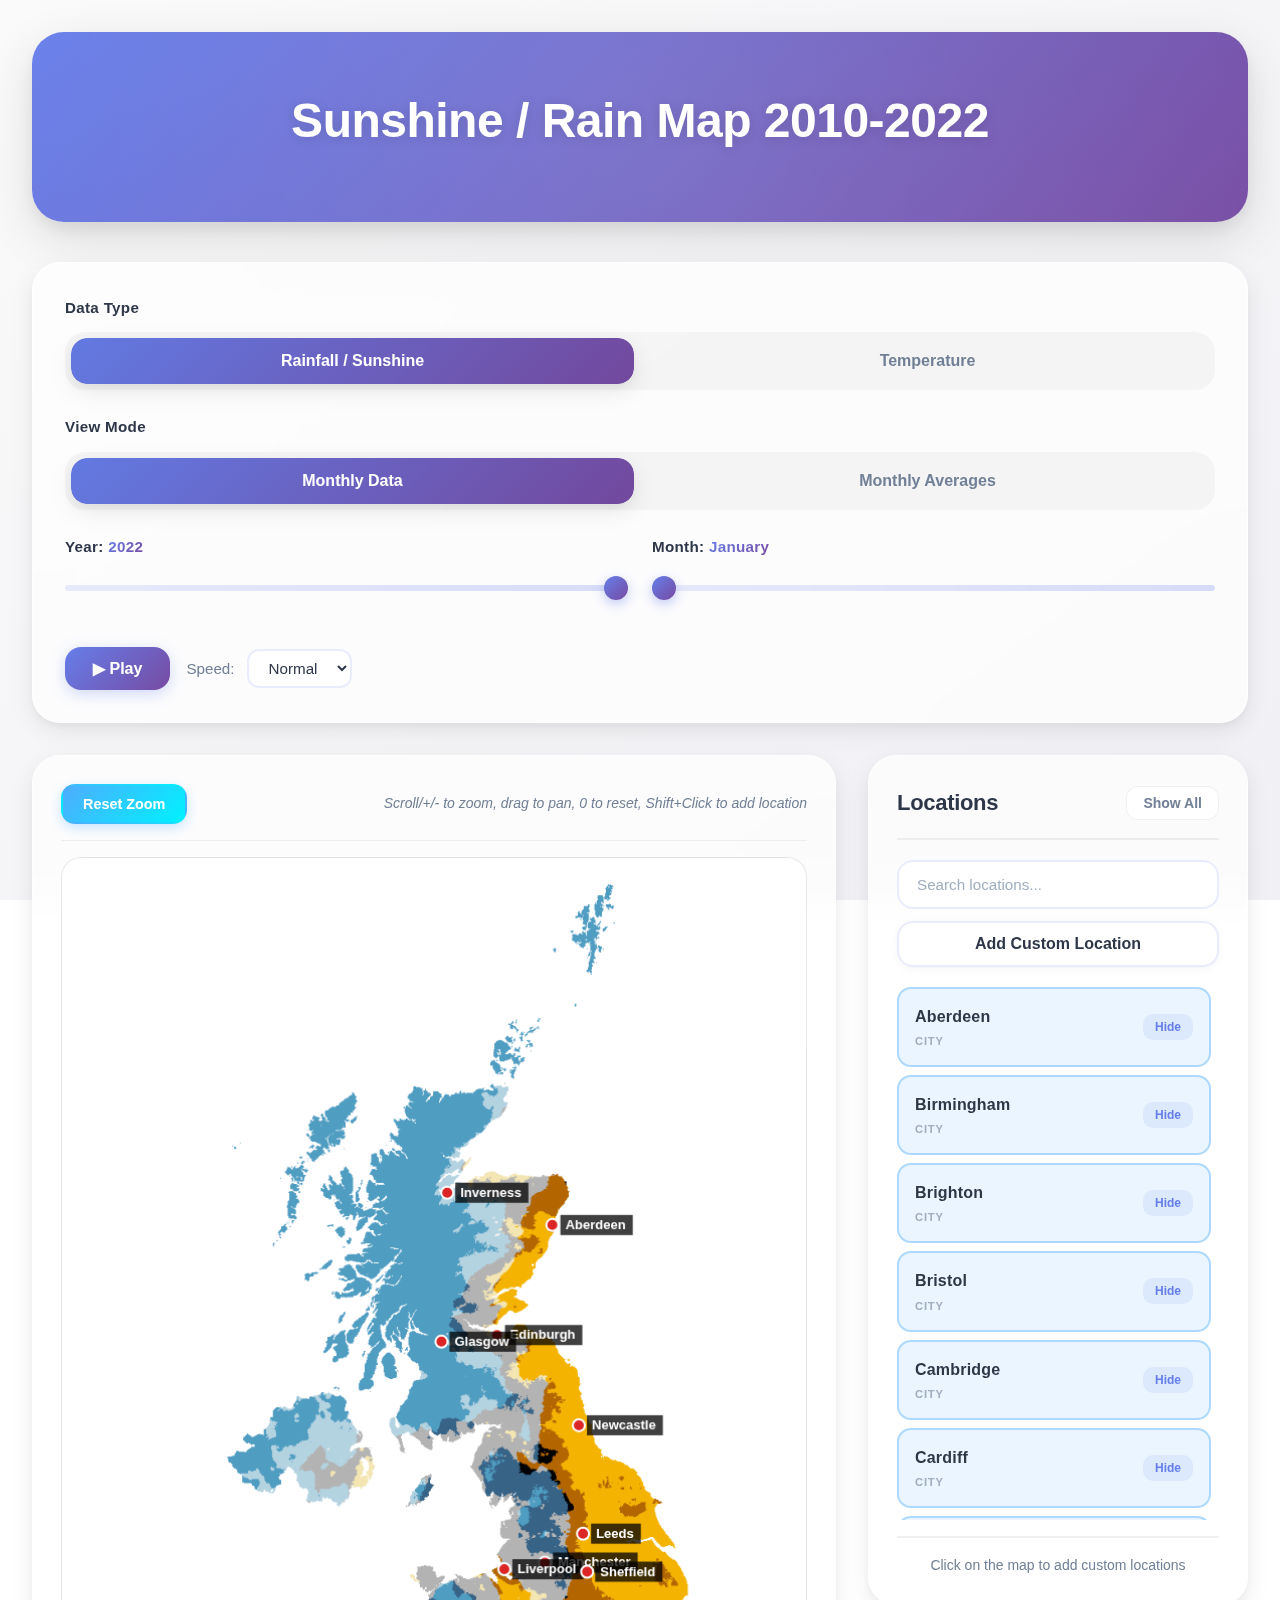
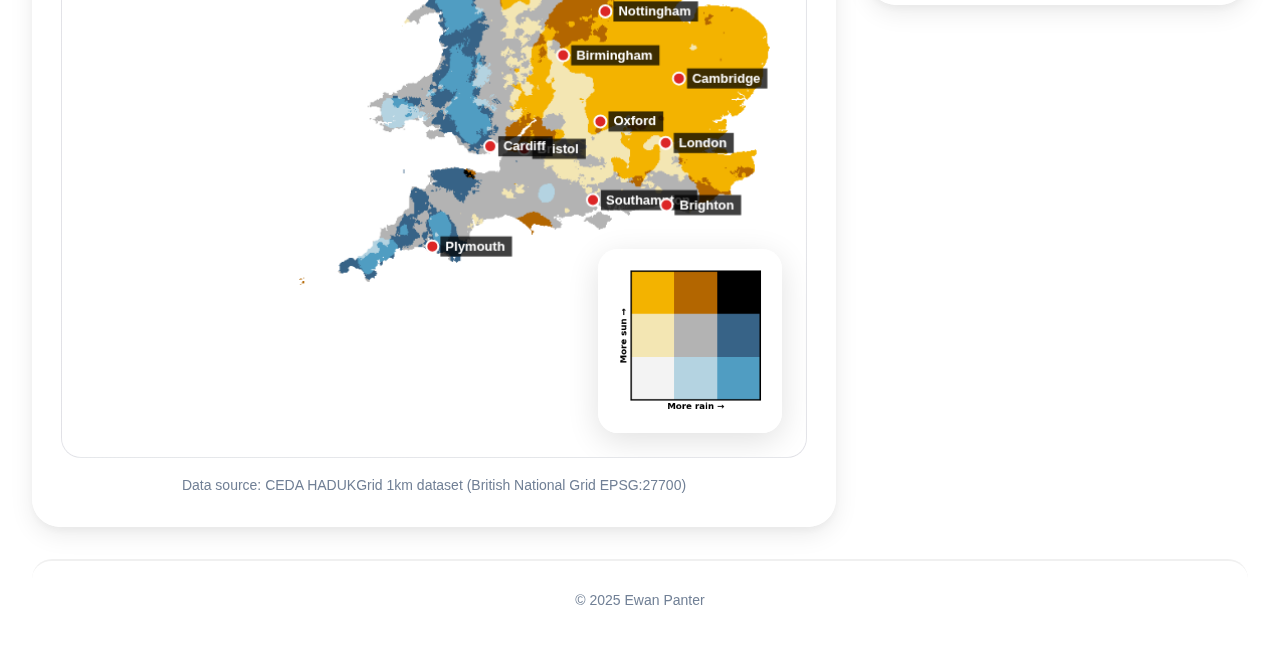
<file: index.html>
<!DOCTYPE html>
<html lang="en">
<head>
    <meta charset="UTF-8">
    <meta name="viewport" content="width=device-width, initial-scale=1.0">
    <title>UK Climate Interactive Viewer</title>
    <link rel="icon" type="image/svg+xml" href="favicon.svg">
    <link rel="stylesheet" href="style.css">
</head>
<body>
    <div class="container">
        <header>
            <h1>Sunshine / Rain Map 2010-2022</h1>
        </header>

        <!-- Main Controls -->
        <div class="controls-panel">
            <!-- Data Type Toggle -->
            <div class="control-group">
                <label class="control-label">Data Type</label>
                <div class="view-toggle">
                    <button id="rainSunBtn" class="toggle-btn active">Rainfall / Sunshine</button>
                    <button id="temperatureBtn" class="toggle-btn">Temperature</button>
                </div>
            </div>

            <!-- View Mode Toggle -->
            <div class="control-group">
                <label class="control-label">View Mode</label>
                <div class="view-toggle">
                    <button id="monthlyBtn" class="toggle-btn active">Monthly Data</button>
                    <button id="averagesBtn" class="toggle-btn">Monthly Averages</button>
                </div>
            </div>

            <!-- Time Controls -->
            <div class="time-controls">
                <div class="control-group year-control">
                    <label for="yearSlider" class="control-label">
                        Year: <span id="yearValue" class="value-display">2022</span>
                    </label>
                    <input type="range" id="yearSlider" class="slider" min="2010" max="2022" value="2022">
                </div>

                <div class="control-group month-control">
                    <label for="monthSlider" class="control-label">
                        Month: <span id="monthValue" class="value-display">January</span>
                    </label>
                    <input type="range" id="monthSlider" class="slider" min="1" max="12" value="1">
                </div>

                <div class="control-group playback-control">
                    <button id="playBtn" class="btn-primary">
                        <span id="playIcon">▶</span> <span id="playText">Play</span>
                    </button>
                    <label class="speed-label">
                        Speed:
                        <select id="speedSelect">
                            <option value="1000">Slow</option>
                            <option value="500" selected>Normal</option>
                            <option value="250">Fast</option>
                        </select>
                    </label>
                </div>
            </div>
        </div>

        <!-- Main Content Area -->
        <div class="content-wrapper">
            <!-- Map Display -->
            <div class="map-section">
                <div class="map-controls">
                    <button id="resetZoomBtn" class="btn-zoom">Reset Zoom</button>
                    <span class="help-hint">Scroll/+/- to zoom, drag to pan, 0 to reset, Shift+Click to add location</span>
                </div>
                <div class="map-container">
                    <canvas id="mapCanvas"></canvas>
                    <div class="legend-container">
                        <img id="legendImg" src="data/key_transparent.png" class="legend" alt="Color Key">
                    </div>
                    <div id="coordsDisplay" class="coords-display"></div>
                </div>
                <div class="map-info">
                    <p class="data-source">Data source: CEDA HADUKGrid 1km dataset (British National Grid EPSG:27700)</p>
                </div>
            </div>

            <!-- Location Panel -->
            <div class="locations-panel">
                <div class="panel-header">
                    <h3>Locations</h3>
                    <button id="toggleAllLocations" class="btn-small">Show All</button>
                </div>

                <div class="location-controls">
                    <input
                        type="text"
                        id="locationSearch"
                        class="search-input"
                        placeholder="Search locations...">
                    <button id="addCustomBtn" class="btn-secondary">Add Custom Location</button>
                </div>

                <div id="locationList" class="location-list"></div>

                <div class="panel-footer">
                    <p class="help-text">Click on the map to add custom locations</p>
                </div>
            </div>
        </div>

        <!-- Instructions Modal (Hidden by default) -->
        <div id="customLocationModal" class="modal">
            <div class="modal-content">
                <h3>Add Custom Location</h3>
                <p>Enter the location details:</p>
                <div class="form-group">
                    <label for="customLocationName">Name:</label>
                    <input type="text" id="customLocationName" placeholder="e.g., My Village">
                </div>
                <div class="form-group">
                    <label for="customLocationX">British National Grid X:</label>
                    <input type="number" id="customLocationX" placeholder="e.g., 530000">
                </div>
                <div class="form-group">
                    <label for="customLocationY">British National Grid Y:</label>
                    <input type="number" id="customLocationY" placeholder="e.g., 180000">
                </div>
                <div class="modal-actions">
                    <button id="saveCustomLocation" class="btn-primary">Save</button>
                    <button id="cancelCustomLocation" class="btn-secondary">Cancel</button>
                </div>
            </div>
        </div>

        <!-- Footer -->
        <footer>
            <p>&copy; 2025 Ewan Panter</p>
        </footer>
    </div>

    <script src="app.js"></script>
</body>
</html>
</file>
<file: style.css>
/* Apple Liquid Design - Global Reset and Base Styles */
* {
    margin: 0;
    padding: 0;
    box-sizing: border-box;
}

:root {
    /* Sophisticated color palette inspired by Apple's design */
    --primary-gradient: linear-gradient(135deg, #667eea 0%, #764ba2 100%);
    --secondary-gradient: linear-gradient(135deg, #f093fb 0%, #f5576c 100%);
    --accent-gradient: linear-gradient(135deg, #4facfe 0%, #00f2fe 100%);
    --neutral-gradient: linear-gradient(135deg, #fdfbfb 0%, #ebedee 100%);

    --primary-color: #667eea;
    --primary-hover: #764ba2;
    --secondary-color: #8b9dc3;
    --accent-color: #4facfe;

    /* Soft, muted backgrounds */
    --background: linear-gradient(to bottom right, #fafafa, #f0f0f5);
    --surface: rgba(255, 255, 255, 0.7);
    --surface-elevated: rgba(255, 255, 255, 0.9);

    /* Borders and dividers */
    --border: rgba(0, 0, 0, 0.06);
    --border-hover: rgba(102, 126, 234, 0.3);

    /* Text colors */
    --text-primary: #2d3748;
    --text-secondary: #718096;
    --text-muted: #a0aec0;

    /* Soft, sophisticated shadows */
    --shadow-sm: 0 2px 8px rgba(0, 0, 0, 0.04), 0 1px 3px rgba(0, 0, 0, 0.02);
    --shadow-md: 0 8px 24px rgba(0, 0, 0, 0.08), 0 4px 8px rgba(0, 0, 0, 0.04);
    --shadow-lg: 0 16px 48px rgba(0, 0, 0, 0.12), 0 8px 16px rgba(0, 0, 0, 0.06);
    --shadow-xl: 0 24px 64px rgba(0, 0, 0, 0.16), 0 12px 24px rgba(0, 0, 0, 0.08);

    /* Blur effects for glassmorphism */
    --blur-sm: blur(8px);
    --blur-md: blur(16px);
    --blur-lg: blur(24px);
}

body {
    font-family: -apple-system, BlinkMacSystemFont, 'SF Pro Display', 'Segoe UI', Roboto, 'Helvetica Neue', Arial, sans-serif;
    background: var(--background);
    background-attachment: fixed;
    color: var(--text-primary);
    line-height: 1.7;
    min-height: 100vh;
    -webkit-font-smoothing: antialiased;
    -moz-osx-font-smoothing: grayscale;
}

/* Container Layout */
.container {
    max-width: 1600px;
    margin: 0 auto;
    padding: 32px;
}

/* Header - Liquid glass effect */
header {
    text-align: center;
    margin-bottom: 40px;
    padding: 48px 32px;
    background: var(--primary-gradient);
    color: white;
    border-radius: 32px;
    box-shadow: var(--shadow-lg);
    position: relative;
    overflow: hidden;
    backdrop-filter: var(--blur-md);
    transition: transform 0.3s ease, box-shadow 0.3s ease;
}

header::before {
    content: '';
    position: absolute;
    top: -50%;
    left: -50%;
    width: 200%;
    height: 200%;
    background: radial-gradient(circle, rgba(255, 255, 255, 0.1) 0%, transparent 70%);
    animation: shimmer 6s ease-in-out infinite;
    pointer-events: none;
}

@keyframes shimmer {
    0%, 100% { transform: translate(0, 0) rotate(0deg); }
    50% { transform: translate(10%, 10%) rotate(5deg); }
}

header:hover {
    transform: translateY(-2px);
    box-shadow: var(--shadow-xl);
}

header h1 {
    font-size: 3rem;
    font-weight: 700;
    margin-bottom: 12px;
    letter-spacing: -0.5px;
    text-shadow: 0 2px 12px rgba(0, 0, 0, 0.15);
}

header .subtitle {
    font-size: 1.125rem;
    opacity: 0.95;
    font-weight: 500;
    letter-spacing: 0.3px;
}

/* Controls Panel - Glass morphism */
.controls-panel {
    background: var(--surface);
    backdrop-filter: var(--blur-lg);
    -webkit-backdrop-filter: var(--blur-lg);
    padding: 32px;
    border-radius: 28px;
    margin-bottom: 32px;
    box-shadow: var(--shadow-md);
    border: 1px solid rgba(255, 255, 255, 0.6);
    transition: all 0.3s cubic-bezier(0.4, 0, 0.2, 1);
}

.controls-panel:hover {
    box-shadow: var(--shadow-lg);
    transform: translateY(-1px);
}

.control-group {
    margin-bottom: 24px;
}

.control-group:last-child {
    margin-bottom: 0;
}

.control-label {
    display: block;
    font-weight: 600;
    margin-bottom: 12px;
    color: var(--text-primary);
    font-size: 0.95rem;
    letter-spacing: 0.3px;
}

.value-display {
    background: var(--primary-gradient);
    -webkit-background-clip: text;
    -webkit-text-fill-color: transparent;
    background-clip: text;
    font-weight: 700;
}

/* View Toggle - Liquid pills */
.view-toggle {
    display: flex;
    gap: 12px;
    padding: 6px;
    background: rgba(0, 0, 0, 0.03);
    border-radius: 20px;
}

.toggle-btn {
    flex: 1;
    padding: 14px 24px;
    border: none;
    background: transparent;
    color: var(--text-secondary);
    border-radius: 16px;
    font-size: 1rem;
    font-weight: 600;
    cursor: pointer;
    transition: all 0.3s cubic-bezier(0.4, 0, 0.2, 1);
    position: relative;
    overflow: hidden;
}

.toggle-btn::before {
    content: '';
    position: absolute;
    top: 0;
    left: 0;
    right: 0;
    bottom: 0;
    background: var(--primary-gradient);
    opacity: 0;
    transition: opacity 0.3s ease;
    border-radius: 16px;
    z-index: -1;
}

.toggle-btn:hover {
    color: var(--primary-color);
    transform: scale(1.02);
}

.toggle-btn.active {
    color: white;
    box-shadow: var(--shadow-md);
}

.toggle-btn.active::before {
    opacity: 1;
}

/* Time Controls */
.time-controls {
    display: grid;
    grid-template-columns: 1fr 1fr;
    gap: 24px;
}

.playback-control {
    grid-column: 1 / -1;
    display: flex;
    gap: 16px;
    align-items: center;
}

/* Slider - Liquid style */
.slider {
    width: 100%;
    height: 6px;
    border-radius: 8px;
    background: linear-gradient(to right, rgba(102, 126, 234, 0.15), rgba(102, 126, 234, 0.25));
    outline: none;
    -webkit-appearance: none;
    position: relative;
}

.slider::-webkit-slider-thumb {
    -webkit-appearance: none;
    appearance: none;
    width: 24px;
    height: 24px;
    border-radius: 50%;
    background: var(--primary-gradient);
    cursor: pointer;
    box-shadow: 0 4px 12px rgba(102, 126, 234, 0.4);
    transition: all 0.2s cubic-bezier(0.4, 0, 0.2, 1);
}

.slider::-moz-range-thumb {
    width: 24px;
    height: 24px;
    border-radius: 50%;
    background: var(--primary-gradient);
    cursor: pointer;
    border: none;
    box-shadow: 0 4px 12px rgba(102, 126, 234, 0.4);
    transition: all 0.2s cubic-bezier(0.4, 0, 0.2, 1);
}

.slider::-webkit-slider-thumb:hover {
    transform: scale(1.15);
    box-shadow: 0 6px 20px rgba(102, 126, 234, 0.5);
}

.slider::-moz-range-thumb:hover {
    transform: scale(1.15);
    box-shadow: 0 6px 20px rgba(102, 126, 234, 0.5);
}

.slider::-webkit-slider-thumb:active {
    transform: scale(1.05);
}

.slider::-moz-range-thumb:active {
    transform: scale(1.05);
}

/* Buttons - Liquid 3D effect */
.btn-primary,
.btn-secondary,
.btn-small {
    padding: 12px 28px;
    border: none;
    border-radius: 16px;
    font-size: 1rem;
    font-weight: 600;
    cursor: pointer;
    transition: all 0.3s cubic-bezier(0.4, 0, 0.2, 1);
    position: relative;
    overflow: hidden;
}

.btn-primary {
    background: var(--primary-gradient);
    color: white;
    box-shadow: 0 4px 16px rgba(102, 126, 234, 0.3);
}

.btn-primary::before {
    content: '';
    position: absolute;
    top: 0;
    left: 0;
    right: 0;
    bottom: 0;
    background: linear-gradient(135deg, rgba(255, 255, 255, 0.2) 0%, transparent 100%);
    opacity: 0;
    transition: opacity 0.3s ease;
}

.btn-primary:hover {
    transform: translateY(-2px);
    box-shadow: 0 8px 24px rgba(102, 126, 234, 0.4);
}

.btn-primary:hover::before {
    opacity: 1;
}

.btn-primary:active {
    transform: translateY(0);
    box-shadow: 0 2px 8px rgba(102, 126, 234, 0.3);
}

.btn-secondary {
    background: var(--surface-elevated);
    backdrop-filter: var(--blur-md);
    -webkit-backdrop-filter: var(--blur-md);
    color: var(--text-primary);
    border: 2px solid rgba(102, 126, 234, 0.15);
    box-shadow: var(--shadow-sm);
}

.btn-secondary:hover {
    border-color: var(--primary-color);
    color: var(--primary-color);
    transform: translateY(-2px);
    box-shadow: var(--shadow-md);
}

.btn-secondary:active {
    transform: translateY(0);
}

.btn-small {
    padding: 8px 16px;
    font-size: 0.875rem;
    background: rgba(255, 255, 255, 0.6);
    backdrop-filter: var(--blur-sm);
    -webkit-backdrop-filter: var(--blur-sm);
    color: var(--text-secondary);
    border: 1px solid var(--border);
    border-radius: 12px;
}

.btn-small:hover {
    background: var(--primary-gradient);
    color: white;
    border-color: transparent;
    transform: translateY(-1px);
    box-shadow: 0 4px 12px rgba(102, 126, 234, 0.3);
}

.speed-label {
    display: flex;
    align-items: center;
    gap: 12px;
    font-size: 0.95rem;
    color: var(--text-secondary);
}

.speed-label select {
    padding: 8px 16px;
    border: 2px solid rgba(102, 126, 234, 0.15);
    border-radius: 12px;
    background: var(--surface-elevated);
    backdrop-filter: var(--blur-sm);
    -webkit-backdrop-filter: var(--blur-sm);
    color: var(--text-primary);
    font-size: 0.95rem;
    cursor: pointer;
    transition: all 0.2s ease;
    font-weight: 500;
}

.speed-label select:hover {
    border-color: var(--primary-color);
}

.speed-label select:focus {
    outline: none;
    border-color: var(--primary-color);
    box-shadow: 0 0 0 3px rgba(102, 126, 234, 0.1);
}

/* Content Wrapper */
.content-wrapper {
    display: grid;
    grid-template-columns: 1fr 380px;
    gap: 32px;
    margin-bottom: 32px;
}

/* Map Section - Glass card */
.map-section {
    background: var(--surface);
    backdrop-filter: var(--blur-lg);
    -webkit-backdrop-filter: var(--blur-lg);
    border-radius: 28px;
    padding: 28px;
    box-shadow: var(--shadow-md);
    border: 1px solid rgba(255, 255, 255, 0.6);
    transition: all 0.3s ease;
}

.map-section:hover {
    box-shadow: var(--shadow-lg);
}

.map-controls {
    display: flex;
    justify-content: space-between;
    align-items: center;
    margin-bottom: 16px;
    padding-bottom: 16px;
    border-bottom: 1px solid var(--border);
}

.btn-zoom {
    padding: 10px 20px;
    border: 2px solid transparent;
    background: var(--accent-gradient);
    color: white;
    border-radius: 14px;
    font-size: 0.9rem;
    font-weight: 600;
    cursor: pointer;
    transition: all 0.3s cubic-bezier(0.4, 0, 0.2, 1);
    box-shadow: 0 4px 12px rgba(79, 172, 254, 0.3);
}

.btn-zoom:hover {
    transform: translateY(-2px);
    box-shadow: 0 6px 20px rgba(79, 172, 254, 0.4);
}

.btn-zoom:active {
    transform: translateY(0);
}

.help-hint {
    font-size: 0.875rem;
    color: var(--text-secondary);
    font-style: italic;
    font-weight: 500;
}

.map-container {
    position: relative;
    background: linear-gradient(135deg, #f5f7fa 0%, #f0f0f5 100%);
    border-radius: 20px;
    overflow: hidden;
    border: 1px solid var(--border);
    box-shadow: inset 0 2px 8px rgba(0, 0, 0, 0.04);
}

#mapCanvas {
    display: block;
    width: 100%;
    height: auto;
    cursor: crosshair;
    touch-action: pan-y pinch-zoom;
}

/* Legend - Enhanced glass effect */
.legend-container {
    position: absolute;
    bottom: 24px;
    right: 24px;
    background: rgba(255, 255, 255, 0.85);
    backdrop-filter: var(--blur-lg);
    -webkit-backdrop-filter: var(--blur-lg);
    padding: 16px;
    border-radius: 20px;
    box-shadow: 0 8px 32px rgba(0, 0, 0, 0.12);
    border: 1px solid rgba(255, 255, 255, 0.8);
    transition: all 0.3s ease;
}

.legend-container:hover {
    transform: scale(1.05);
    box-shadow: 0 12px 40px rgba(0, 0, 0, 0.15);
}

.legend {
    display: block;
    width: 150px;
    height: auto;
    border-radius: 8px;
}

/* Coordinates display - Sleek floating panel */
.coords-display {
    position: absolute;
    bottom: 24px;
    left: 24px;
    background: rgba(45, 55, 72, 0.95);
    backdrop-filter: var(--blur-md);
    -webkit-backdrop-filter: var(--blur-md);
    color: white;
    padding: 12px 18px;
    border-radius: 14px;
    font-family: 'SF Mono', 'Monaco', 'Courier New', monospace;
    font-size: 0.875rem;
    display: none;
    box-shadow: 0 8px 24px rgba(0, 0, 0, 0.2);
    border: 1px solid rgba(255, 255, 255, 0.1);
}

.coords-display.active {
    display: block;
    animation: slideInUp 0.3s cubic-bezier(0.4, 0, 0.2, 1);
}

@keyframes slideInUp {
    from {
        opacity: 0;
        transform: translateY(10px);
    }
    to {
        opacity: 1;
        transform: translateY(0);
    }
}

.map-info {
    margin-top: 16px;
}

.data-source {
    font-size: 0.875rem;
    color: var(--text-secondary);
    text-align: center;
    font-weight: 500;
}

/* Locations Panel - Floating glass sidebar */
.locations-panel {
    background: var(--surface);
    backdrop-filter: var(--blur-lg);
    -webkit-backdrop-filter: var(--blur-lg);
    border-radius: 28px;
    padding: 28px;
    box-shadow: var(--shadow-md);
    border: 1px solid rgba(255, 255, 255, 0.6);
    display: flex;
    flex-direction: column;
    max-height: 850px;
    transition: all 0.3s ease;
}

.locations-panel:hover {
    box-shadow: var(--shadow-lg);
}

.panel-header {
    display: flex;
    justify-content: space-between;
    align-items: center;
    margin-bottom: 20px;
    padding-bottom: 16px;
    border-bottom: 2px solid var(--border);
}

.panel-header h3 {
    font-size: 1.375rem;
    color: var(--text-primary);
    font-weight: 700;
    letter-spacing: -0.3px;
}

.location-controls {
    display: flex;
    flex-direction: column;
    gap: 12px;
    margin-bottom: 20px;
}

/* Search input - Smooth glass effect */
.search-input {
    width: 100%;
    padding: 14px 18px;
    border: 2px solid rgba(102, 126, 234, 0.15);
    border-radius: 16px;
    font-size: 0.95rem;
    background: rgba(255, 255, 255, 0.6);
    backdrop-filter: var(--blur-sm);
    -webkit-backdrop-filter: var(--blur-sm);
    transition: all 0.3s cubic-bezier(0.4, 0, 0.2, 1);
    font-weight: 500;
}

.search-input:focus {
    outline: none;
    border-color: var(--primary-color);
    background: rgba(255, 255, 255, 0.9);
    box-shadow: 0 0 0 4px rgba(102, 126, 234, 0.1);
}

.search-input::placeholder {
    color: var(--text-muted);
}

/* Location list - Custom scrollbar */
.location-list {
    flex: 1;
    overflow-y: auto;
    margin-bottom: 16px;
    padding-right: 8px;
}

/* Location items - Liquid cards */
.location-item {
    display: flex;
    justify-content: space-between;
    align-items: center;
    padding: 14px 16px;
    margin-bottom: 8px;
    background: rgba(255, 255, 255, 0.5);
    backdrop-filter: var(--blur-sm);
    -webkit-backdrop-filter: var(--blur-sm);
    border-radius: 14px;
    cursor: pointer;
    transition: all 0.3s cubic-bezier(0.4, 0, 0.2, 1);
    border: 2px solid transparent;
    position: relative;
    overflow: hidden;
}

.location-item::before {
    content: '';
    position: absolute;
    top: 0;
    left: 0;
    right: 0;
    bottom: 0;
    background: var(--accent-gradient);
    opacity: 0;
    transition: opacity 0.3s ease;
    z-index: -1;
}

.location-item:hover {
    transform: translateX(4px);
    box-shadow: var(--shadow-sm);
    border-color: rgba(79, 172, 254, 0.3);
}

.location-item.visible {
    background: rgba(79, 172, 254, 0.12);
    border-color: rgba(79, 172, 254, 0.4);
}

.location-name {
    font-weight: 600;
    color: var(--text-primary);
    letter-spacing: 0.2px;
}

.location-type {
    font-size: 0.7rem;
    color: var(--text-muted);
    text-transform: uppercase;
    letter-spacing: 0.8px;
    font-weight: 600;
    margin-top: 2px;
}

.location-actions {
    display: flex;
    gap: 8px;
}

/* Action buttons - Micro interactions */
.location-toggle {
    padding: 6px 12px;
    font-size: 0.75rem;
    border-radius: 10px;
    border: none;
    background: rgba(102, 126, 234, 0.1);
    color: var(--primary-color);
    cursor: pointer;
    transition: all 0.2s cubic-bezier(0.4, 0, 0.2, 1);
    font-weight: 600;
}

.location-toggle:hover {
    background: var(--primary-gradient);
    color: white;
    transform: scale(1.05);
    box-shadow: 0 4px 12px rgba(102, 126, 234, 0.3);
}

.location-toggle:active {
    transform: scale(0.98);
}

.location-remove {
    padding: 6px 12px;
    font-size: 0.75rem;
    border-radius: 10px;
    border: none;
    background: rgba(220, 38, 38, 0.1);
    color: #dc2626;
    cursor: pointer;
    transition: all 0.2s cubic-bezier(0.4, 0, 0.2, 1);
    font-weight: 600;
}

.location-remove:hover {
    background: linear-gradient(135deg, #ff6b6b 0%, #dc2626 100%);
    color: white;
    transform: scale(1.05);
    box-shadow: 0 4px 12px rgba(220, 38, 38, 0.3);
}

.location-remove:active {
    transform: scale(0.98);
}

.panel-footer {
    padding-top: 16px;
    border-top: 2px solid var(--border);
}

.help-text {
    font-size: 0.875rem;
    color: var(--text-secondary);
    text-align: center;
    font-weight: 500;
    line-height: 1.6;
}

/* Modal - Floating glass overlay */
.modal {
    display: none;
    position: fixed;
    top: 0;
    left: 0;
    width: 100%;
    height: 100%;
    background: rgba(0, 0, 0, 0.4);
    backdrop-filter: var(--blur-md);
    -webkit-backdrop-filter: var(--blur-md);
    z-index: 1000;
    align-items: center;
    justify-content: center;
    animation: fadeIn 0.3s ease;
}

@keyframes fadeIn {
    from {
        opacity: 0;
    }
    to {
        opacity: 1;
    }
}

.modal.active {
    display: flex;
}

.modal-content {
    background: var(--surface-elevated);
    backdrop-filter: var(--blur-lg);
    -webkit-backdrop-filter: var(--blur-lg);
    padding: 40px;
    border-radius: 28px;
    max-width: 520px;
    width: 90%;
    box-shadow: var(--shadow-xl);
    border: 1px solid rgba(255, 255, 255, 0.7);
    animation: modalSlideIn 0.4s cubic-bezier(0.4, 0, 0.2, 1);
}

@keyframes modalSlideIn {
    from {
        opacity: 0;
        transform: translateY(-20px) scale(0.95);
    }
    to {
        opacity: 1;
        transform: translateY(0) scale(1);
    }
}

.modal-content h3 {
    margin-bottom: 24px;
    color: var(--text-primary);
    font-size: 1.5rem;
    font-weight: 700;
    letter-spacing: -0.3px;
}

.form-group {
    margin-bottom: 20px;
}

.form-group label {
    display: block;
    margin-bottom: 8px;
    font-weight: 600;
    color: var(--text-primary);
    font-size: 0.95rem;
    letter-spacing: 0.2px;
}

.form-group input {
    width: 100%;
    padding: 14px 18px;
    border: 2px solid rgba(102, 126, 234, 0.15);
    border-radius: 14px;
    font-size: 0.95rem;
    background: rgba(255, 255, 255, 0.7);
    backdrop-filter: var(--blur-sm);
    -webkit-backdrop-filter: var(--blur-sm);
    transition: all 0.3s ease;
    font-weight: 500;
}

.form-group input:focus {
    outline: none;
    border-color: var(--primary-color);
    background: rgba(255, 255, 255, 0.95);
    box-shadow: 0 0 0 4px rgba(102, 126, 234, 0.1);
}

.form-group input::placeholder {
    color: var(--text-muted);
}

.modal-actions {
    display: flex;
    gap: 12px;
    margin-top: 28px;
}

.modal-actions button {
    flex: 1;
}

/* Footer */
footer {
    text-align: center;
    padding: 28px;
    color: var(--text-secondary);
    font-size: 0.875rem;
    border-top: 2px solid var(--border);
    font-weight: 500;
    background: var(--surface);
    backdrop-filter: var(--blur-sm);
    -webkit-backdrop-filter: var(--blur-sm);
    border-radius: 20px;
    margin-top: 20px;
}

footer a {
    color: var(--primary-color);
    text-decoration: none;
    font-weight: 600;
    transition: all 0.2s ease;
}

footer a:hover {
    text-decoration: underline;
    color: var(--primary-hover);
}

/* Responsive Design */
@media (max-width: 1024px) {
    .content-wrapper {
        grid-template-columns: 1fr;
    }

    .locations-panel {
        max-height: 400px;
    }

    .time-controls {
        grid-template-columns: 1fr;
    }

    header h1 {
        font-size: 2.25rem;
    }

    /* Make map more compact on tablets */
    .map-section {
        padding: 20px;
    }

    #mapCanvas {
        max-height: 60vh;
    }
}

@media (max-width: 640px) {
    .container {
        padding: 12px;
    }

    header {
        padding: 24px 16px;
        border-radius: 20px;
        margin-bottom: 20px;
    }

    header h1 {
        font-size: 1.5rem;
    }

    header .subtitle {
        font-size: 0.875rem;
    }

    .controls-panel,
    .map-section,
    .locations-panel {
        padding: 16px;
        border-radius: 16px;
        margin-bottom: 16px;
    }

    .controls-panel {
        padding: 20px 16px;
    }

    .view-toggle {
        flex-direction: row;
        gap: 6px;
        padding: 4px;
    }

    .toggle-btn {
        padding: 10px 12px;
        font-size: 0.875rem;
    }

    /* More compact map on mobile */
    #mapCanvas {
        max-height: 50vh;
    }

    .map-controls {
        flex-direction: column;
        gap: 8px;
        align-items: stretch;
    }

    .help-hint {
        font-size: 0.75rem;
        text-align: center;
    }

    .legend-container {
        bottom: 12px;
        right: 12px;
        padding: 10px;
    }

    .legend {
        width: 100px;
    }

    .coords-display {
        bottom: 12px;
        left: 12px;
        padding: 8px 12px;
        font-size: 0.75rem;
    }

    .playback-control {
        flex-direction: column;
        align-items: stretch;
    }

    .modal-content {
        padding: 24px;
        border-radius: 20px;
    }

    /* Compact locations panel */
    .locations-panel {
        max-height: 300px;
    }

    .panel-header h3 {
        font-size: 1.125rem;
    }

    .location-item {
        padding: 10px 12px;
        font-size: 0.875rem;
    }

    .location-name {
        font-size: 0.875rem;
    }

    .location-type {
        font-size: 0.65rem;
    }

    .search-input {
        padding: 10px 14px;
        font-size: 0.875rem;
    }

    /* Make footer more compact */
    footer {
        padding: 16px;
        font-size: 0.75rem;
        margin-top: 16px;
    }
}

/* Scrollbar Styling - Liquid design */
.location-list::-webkit-scrollbar {
    width: 10px;
}

.location-list::-webkit-scrollbar-track {
    background: rgba(0, 0, 0, 0.03);
    border-radius: 10px;
}

.location-list::-webkit-scrollbar-thumb {
    background: linear-gradient(to bottom, rgba(102, 126, 234, 0.4), rgba(118, 75, 162, 0.4));
    border-radius: 10px;
    transition: all 0.3s ease;
}

.location-list::-webkit-scrollbar-thumb:hover {
    background: var(--primary-gradient);
}

/* Loading State - Pulsing effect */
.loading {
    opacity: 0.6;
    pointer-events: none;
    animation: pulse 1.5s ease-in-out infinite;
}

@keyframes pulse {
    0%, 100% {
        opacity: 0.6;
    }
    50% {
        opacity: 0.4;
    }
}

/* Smooth entry animations */
.location-item {
    animation: slideInLeft 0.4s cubic-bezier(0.4, 0, 0.2, 1);
}

@keyframes slideInLeft {
    from {
        opacity: 0;
        transform: translateX(-10px);
    }
    to {
        opacity: 1;
        transform: translateX(0);
    }
}

/* Focus visible for accessibility */
*:focus-visible {
    outline: 2px solid var(--primary-color);
    outline-offset: 2px;
}

/* Selection color */
::selection {
    background: rgba(102, 126, 234, 0.3);
    color: var(--text-primary);
}

::-moz-selection {
    background: rgba(102, 126, 234, 0.3);
    color: var(--text-primary);
}
</file>
